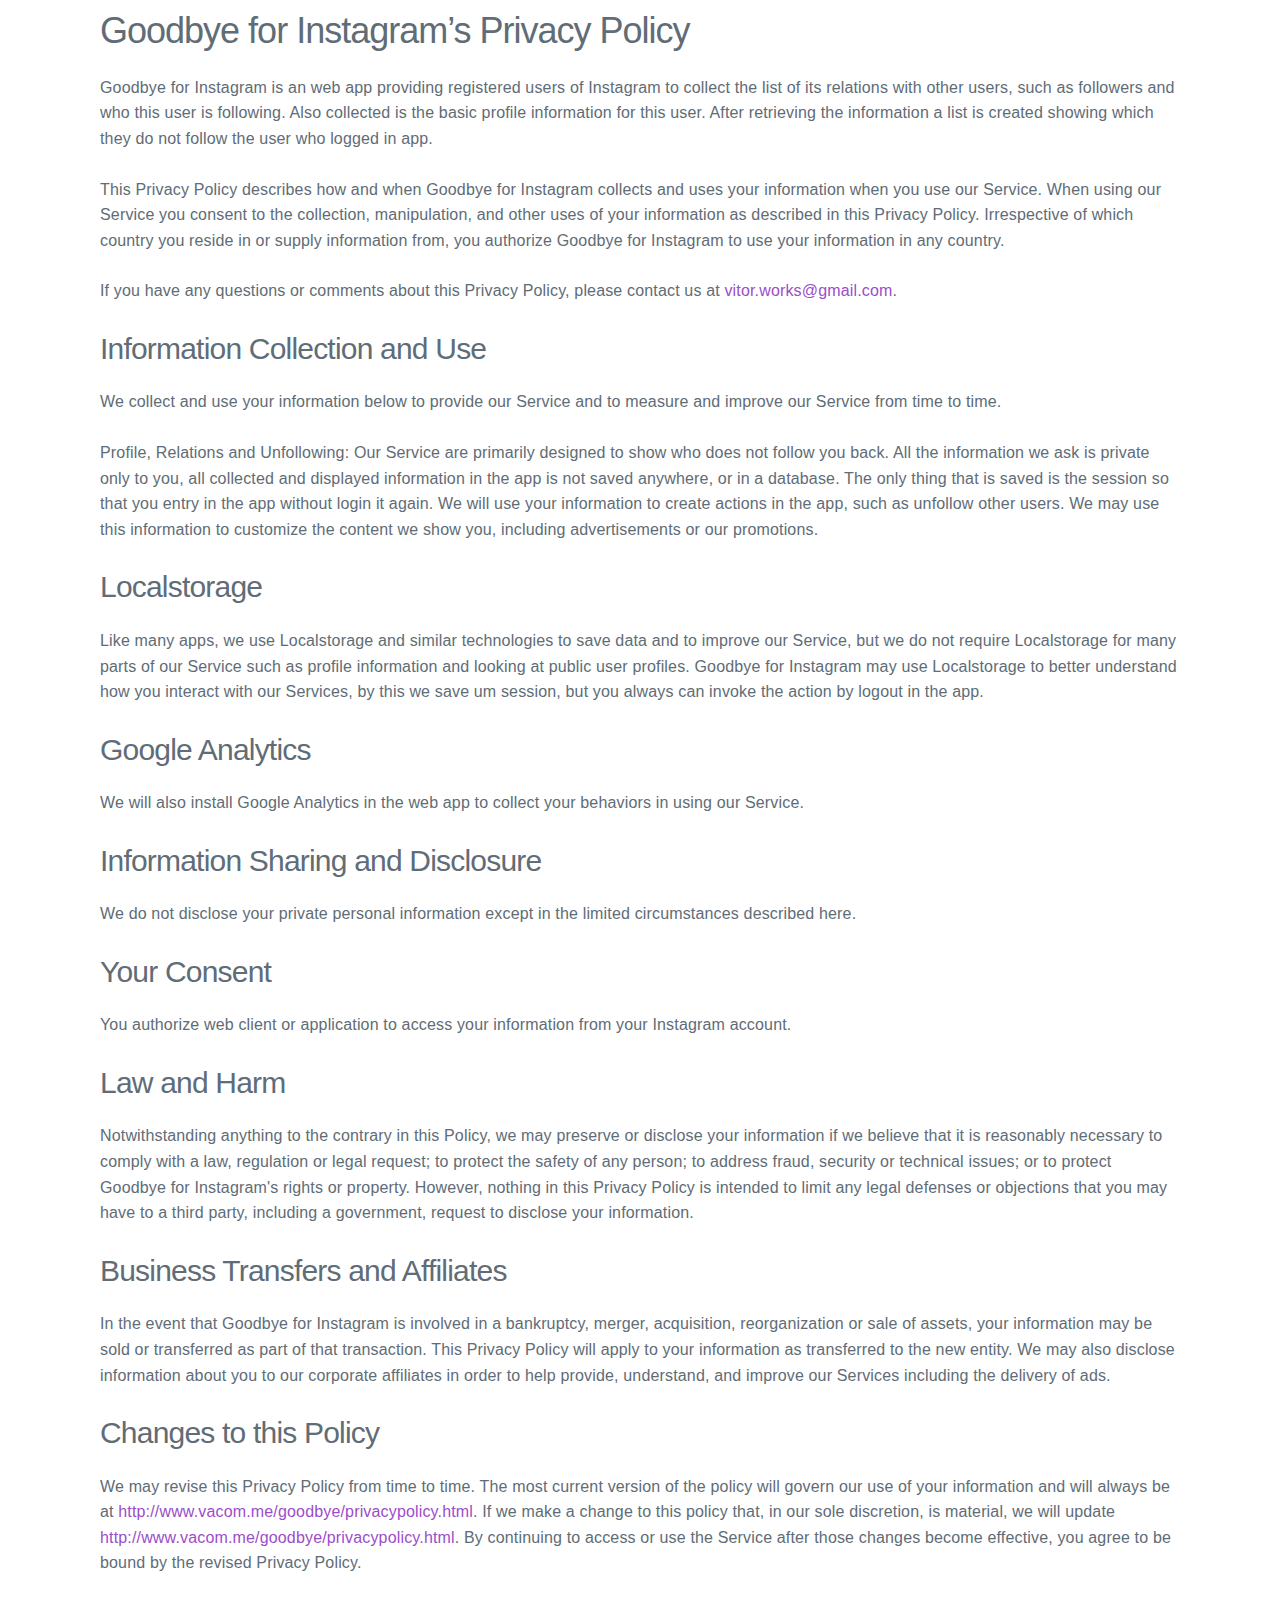
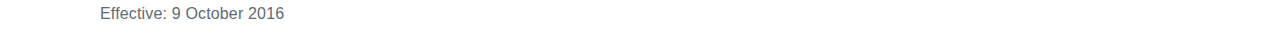
<file: privacypolicy.html>
<!DOCTYPE html>
<html lang="en">
<head>
    <meta charset="UTF-8">
    <title>Goodbye - Privacy Policy</title>
    <link rel="stylesheet" href="css/milligram.min.css">
</head>
<body>

<div class="container">

<h3 class="title">Goodbye for Instagram’s Privacy Policy</h3>
<p>Goodbye for Instagram is an web app providing registered users of Instagram to collect the list of its relations with other users, 
    such as followers and who this user is following. Also collected is the basic profile information for this user. After retrieving the information a list is created showing which they do not follow the user who logged in app.</p>

<p>This Privacy Policy describes how and when Goodbye for Instagram collects and uses your information when you use our Service. 
    When using our Service you consent to the collection, manipulation, 
    and other uses of your information as described in this Privacy Policy. 
    
    Irrespective of which country you reside in or supply information from, you authorize Goodbye for Instagram to use your information in any country.</p>

<p>If you have any questions or comments about this Privacy Policy, please contact us at <a href="mailto:vitor.works@gmail.com">vitor.works@gmail.com</a>.</p>
    

<h4 class="title">Information Collection and Use</h4>
<p>We collect and use your information below to provide our Service and to measure and improve our Service from time to time.</p>


<p>Profile, Relations and Unfollowing: Our Service are primarily designed to show who does not follow you back. 
    All the information we ask is private only to you, all collected and displayed information in the app is not saved anywhere, or in a database.
    The only thing that is saved is the session so that you entry in the app without login it again.
    We will use your information to create actions in the app, such as unfollow other users.
    We may use this information to customize the content we show you, including advertisements or our promotions.
   </p>

<h4 class="title">Localstorage</h4>

<p>Like many apps, we use Localstorage and similar technologies to save data and to improve our Service, 
but we do not require Localstorage for many parts of our Service such as profile information and looking at public user profiles.
 Goodbye for Instagram may use Localstorage to better understand how you interact with our Services, by this we save um session, but you
 always can invoke the action by logout in the app.</p>   

<h4 class="title">Google Analytics</h4>

<p>We will also install Google Analytics in the web app to collect your behaviors in using our Service.</p>

<h4 class="title">Information Sharing and Disclosure</h4>
<p>We do not disclose your private personal information except in the limited circumstances described here.</p>


<h4 class="title">Your Consent</h4>
<p>You authorize web client or application to access your information from your Instagram account.</p>

<h4 class="title">Law and Harm</h4>

<p>Notwithstanding anything to the contrary in this Policy, we may preserve or disclose your information if we believe
     that it is reasonably necessary to comply with a law, regulation or legal request; to protect the safety of any person; 
     to address fraud, security or technical issues; or to protect Goodbye for Instagram's rights or property. However, 
     nothing in this Privacy Policy is intended to limit any legal defenses or objections that you may have to a third party, 
     including a government, request to disclose your information.</p>

<h4 class="title">Business Transfers and Affiliates</h4>

<p> In the event that Goodbye for Instagram is involved in a bankruptcy, merger, acquisition, reorganization or sale of assets, 
    your information may be sold or transferred as part of that transaction. This Privacy Policy will apply to your information as
    transferred to the new entity. We may also disclose information about you to our corporate affiliates in order to help provide,
     understand, and improve our Services including the delivery of ads.</p>

<h4 class="title">Changes to this Policy</h4>

<p>We may revise this Privacy Policy from time to time. The most current version of the policy will govern our use of your information
     and will always be at <a href="http://www.vacom.me/goodbye/privacypolicy.html">http://www.vacom.me/goodbye/privacypolicy.html</a>. 
     If we make a change to this policy that, in our sole discretion, is material, we will update 
     <a href="http://www.vacom.me/goodbye/privacypolicy.html">http://www.vacom.me/goodbye/privacypolicy.html</a>. 
     By continuing to access or use the Service after those changes become effective, you agree to be bound by the revised 
     Privacy Policy.</p>


     <p>Effective: 9 October 2016</p>

</div>   
</body>
</html>
</file>
